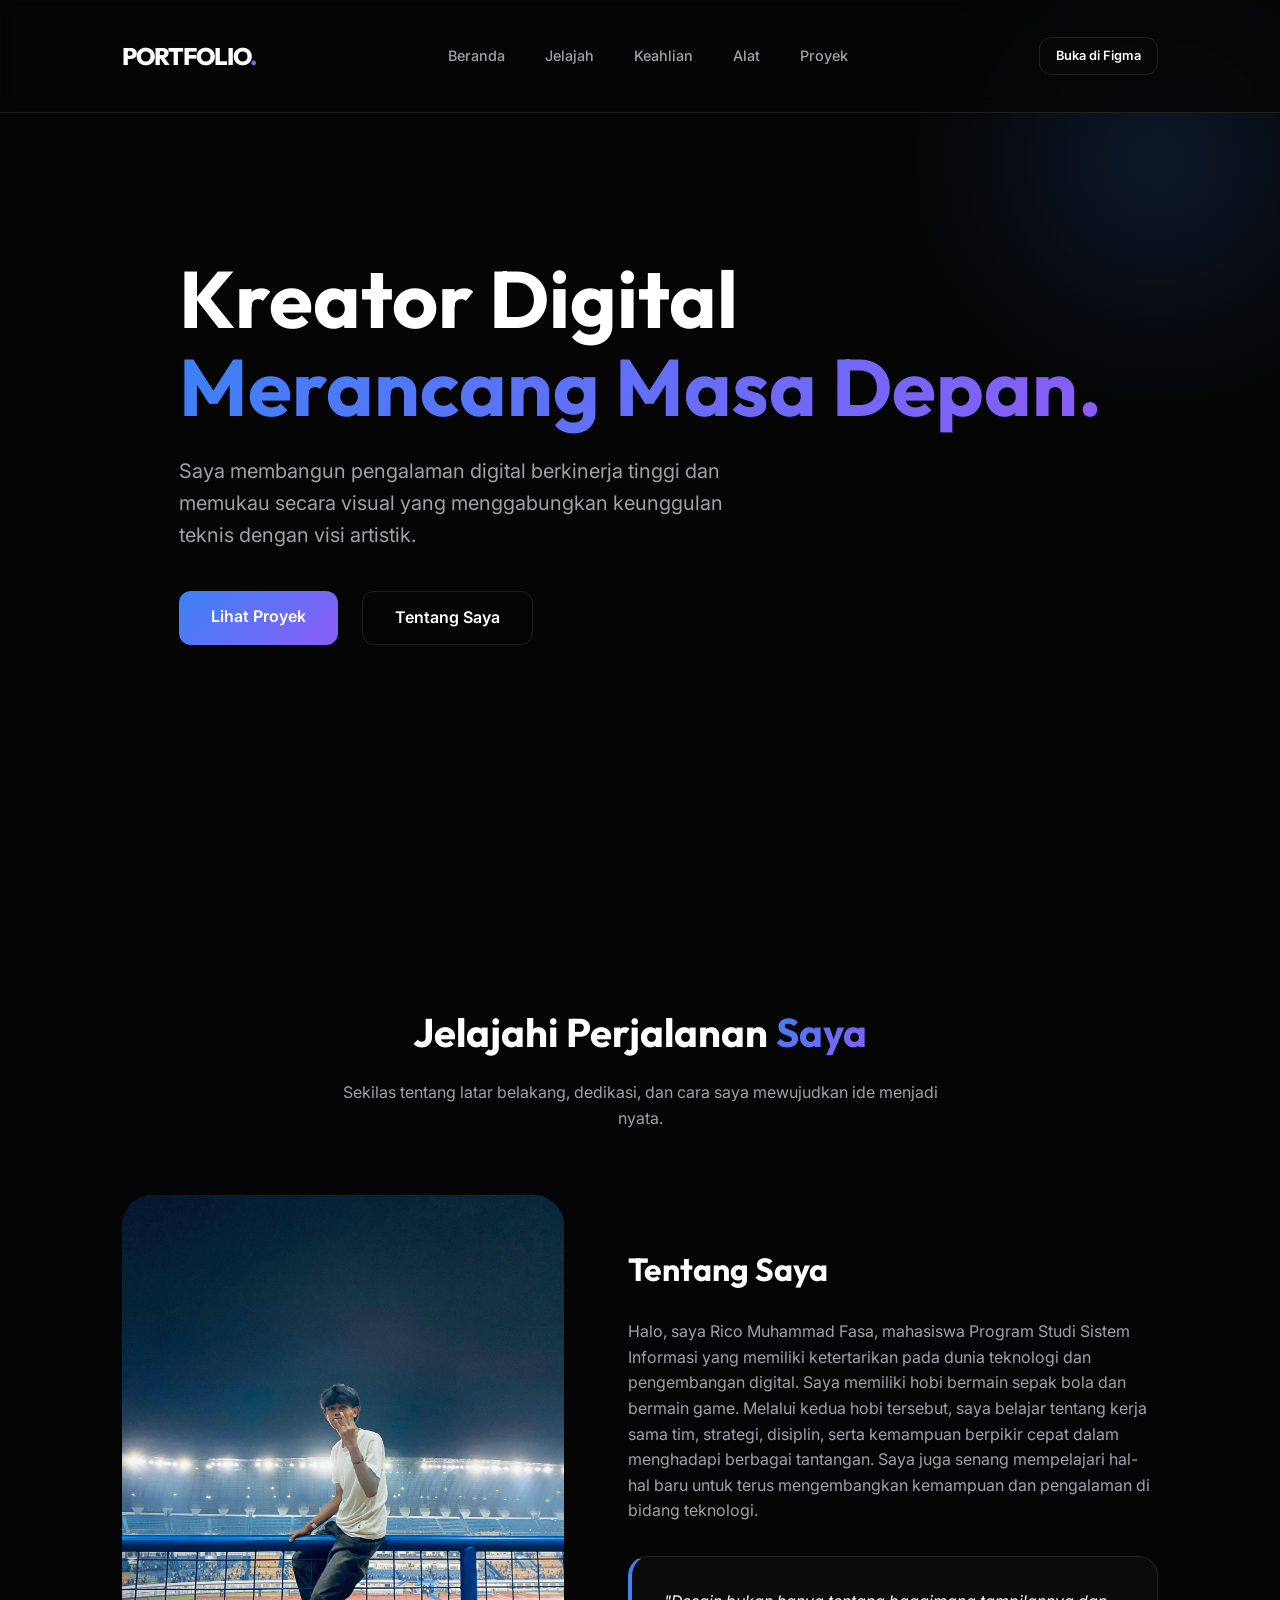
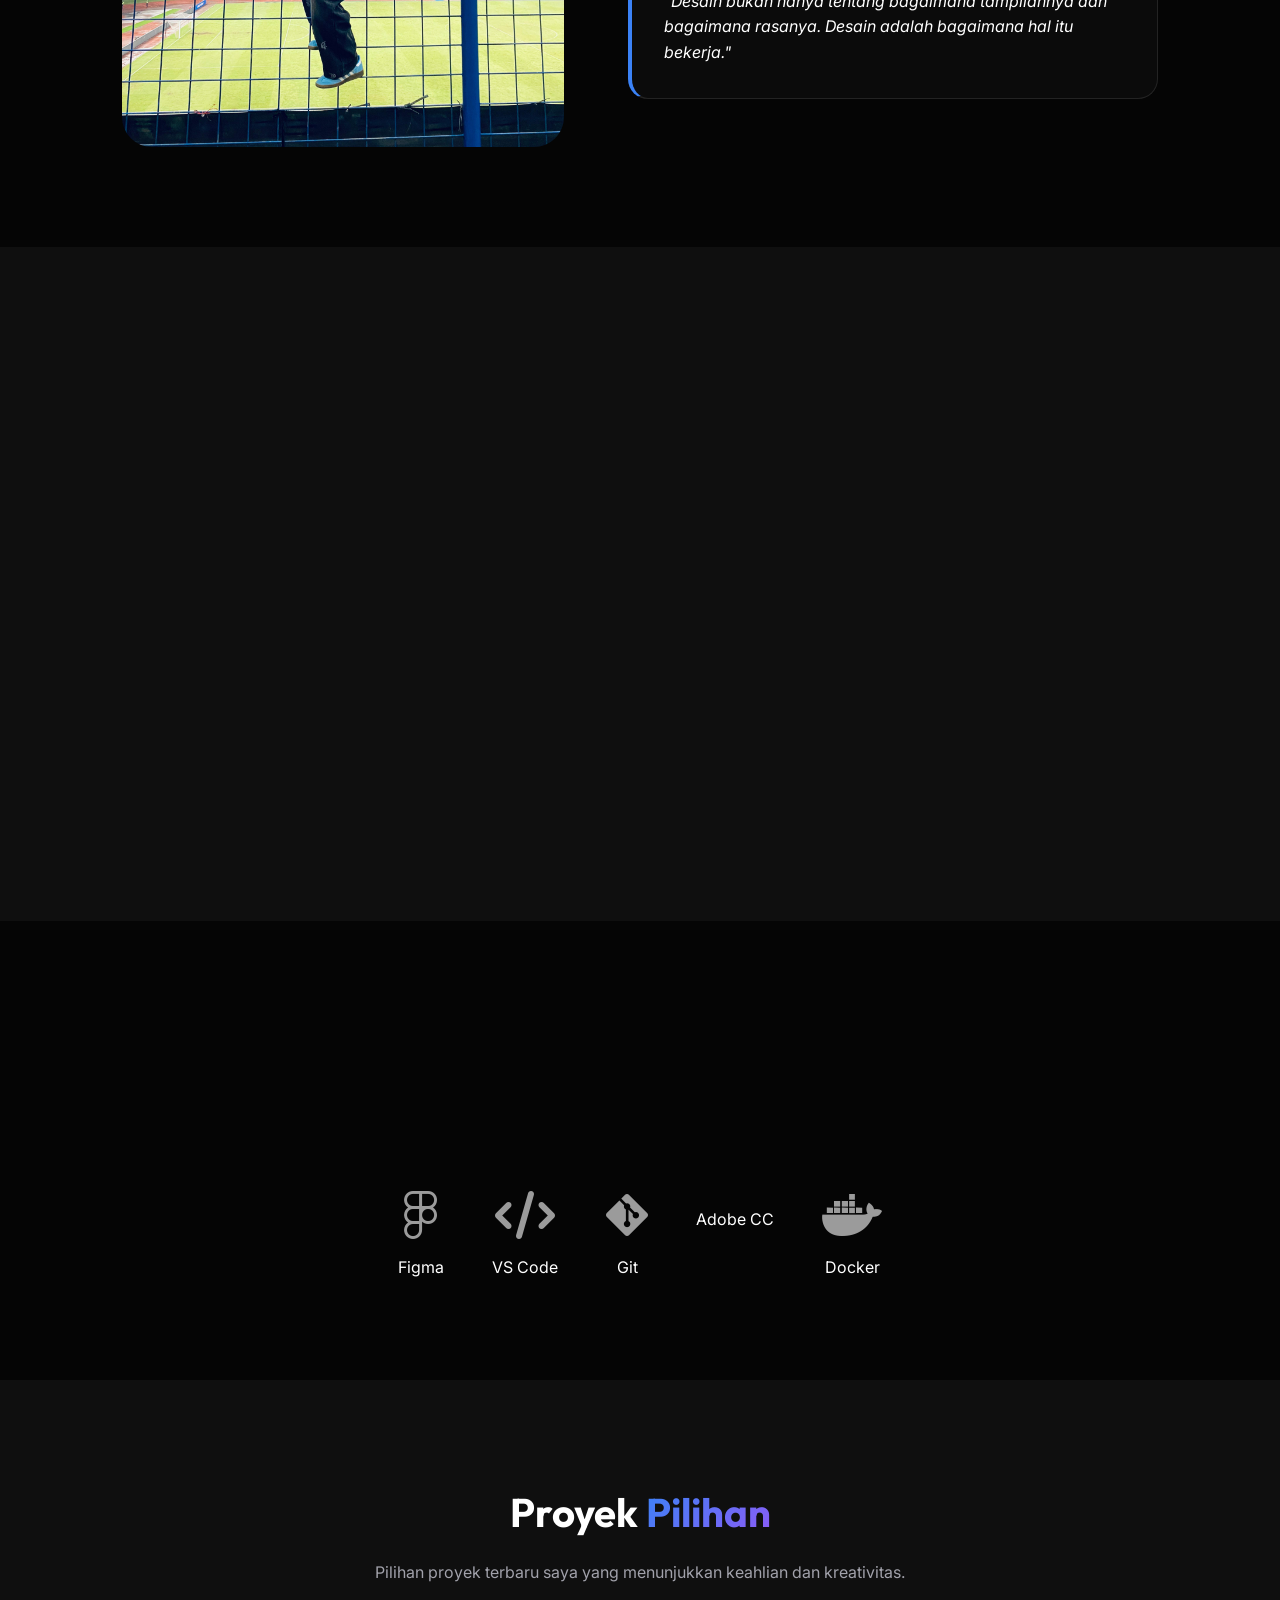
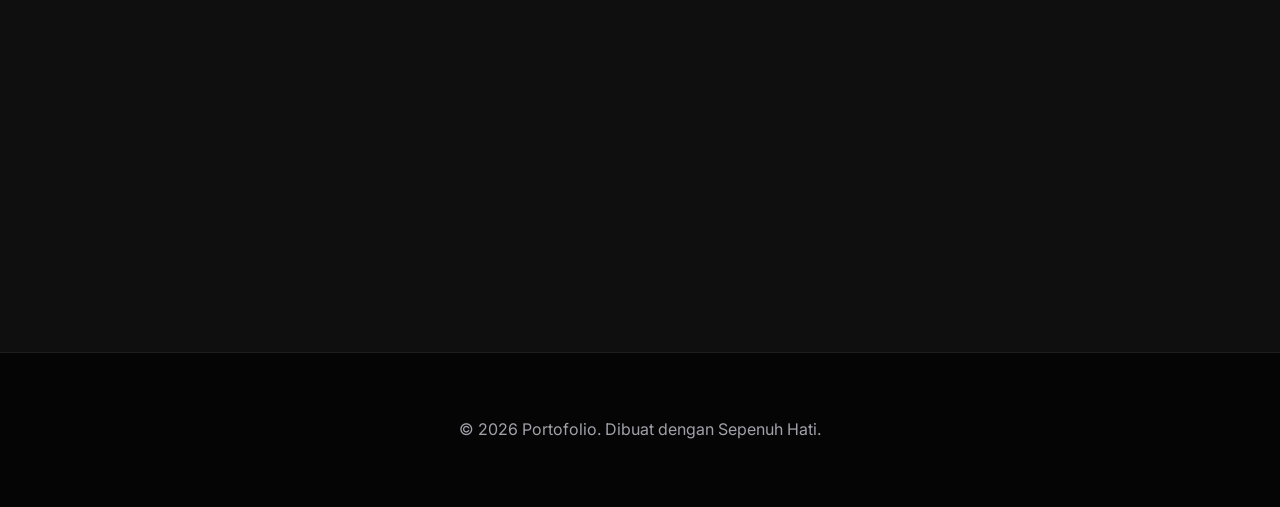
<file: index.html>
<!DOCTYPE html>
<html lang="id">
<head>
    <meta charset="UTF-8">
    <meta name="viewport" content="width=device-width, initial-scale=1.0">
    <title>Portofolio | Pengembang Kreatif Premium</title>
    <meta name="description" content="Portofolio pribadi premium yang menampilkan keahlian pengembangan web dan desain modern.">
    <link rel="stylesheet" href="style.css">
    <link rel="stylesheet" href="https://cdnjs.cloudflare.com/ajax/libs/font-awesome/6.4.0/css/all.min.css">
</head>
<body class="website-mode">
    
    <nav>
        <div class="container">
            <div class="logo">PORTFOLIO<span class="text-gradient">.</span></div>
            <ul class="nav-links">
                <li><a href="#home">Beranda</a></li>
                <li><a href="#explore">Jelajah</a></li>
                <li><a href="#skills">Keahlian</a></li>
                <li><a href="#tools">Alat</a></li>
                <li><a href="#proyek">Proyek</a></li>
                <li class="mobile-only"><a href="https://www.figma.com/design/pRVJsGF80Ogw2yKr6zgf7h/Untitled?node-id=0-1&t=2Zz95z7oB1PAwTIc-1" target="_blank" class="btn btn-outline" style="width: 100%; text-align: center; margin-top: 1rem;">Buka di Figma</a></li>
            </ul>
            <div style="display: flex; align-items: center; gap: 1rem;">
                <a href="https://www.figma.com/design/pRVJsGF80Ogw2yKr6zgf7h/Untitled?node-id=0-1&t=2Zz95z7oB1PAwTIc-1" target="_blank" class="btn btn-outline desktop-only" style="padding: 0.5rem 1rem; font-size: 0.8rem;">Buka di Figma</a>
                <button class="nav-toggle" aria-label="Buka menu navigasi">
                    <span class="hamburger"></span>
                </button>
            </div>
        </div>
    </nav>

    <!-- Home Section -->
    <section id="home" class="hero">
        <div class="container">
            <div class="hero-content">
                <h1 class="reveal">Kreator Digital <br><span class="text-gradient">Merancang Masa Depan.</span></h1>
                <p class="reveal">Saya membangun pengalaman digital berkinerja tinggi dan memukau secara visual yang menggabungkan keunggulan teknis dengan visi artistik.</p>
                <div class="hero-btns reveal">
                    <a href="#proyek" class="btn btn-primary">Lihat Proyek</a>
                    <a href="#explore" class="btn btn-outline">Tentang Saya</a>
                </div>
            </div>
        </div>
    </section>

    <!-- Explore Section -->
    <section id="explore" class="section-padding">
        <div class="container">
            <div class="section-header reveal">
                <h2>Jelajahi Perjalanan <span class="text-gradient">Saya</span></h2>
                <p>Sekilas tentang latar belakang, dedikasi, dan cara saya mewujudkan ide menjadi nyata.</p>
            </div>
            <div class="explore-grid">
                <div class="about-img reveal">
                    <img src="rico.jpeg" alt="Profile">
                </div>
                <div class="about-text reveal">
                    <h3 style="font-size: 2rem; margin-bottom: 1.5rem;">Tentang Saya</h3>
                    <p style="margin-bottom: 1.5rem; color: var(--text-secondary);">Halo, saya Rico Muhammad Fasa, mahasiswa Program Studi Sistem Informasi yang memiliki ketertarikan pada dunia teknologi dan pengembangan digital. Saya memiliki hobi bermain sepak bola dan bermain game. Melalui kedua hobi tersebut, saya belajar tentang kerja sama tim, strategi, disiplin, serta kemampuan berpikir cepat dalam menghadapi berbagai tantangan. Saya juga senang mempelajari hal-hal baru untuk terus mengembangkan kemampuan dan pengalaman di bidang teknologi.</p>
                    <div class="glass-card" style="margin-top: 2rem; border-left: 4px solid var(--accent-primary);">
                        <p style="font-style: italic;">"Desain bukan hanya tentang bagaimana tampilannya dan bagaimana rasanya. Desain adalah bagaimana hal itu bekerja."</p>
                    </div>
                </div>
            </div>
        </div>
    </section>

    <!-- Skills Section -->
    <section id="skills" class="section-padding" style="background: var(--surface-color);">
        <div class="container">
            <div class="section-header reveal">
                <h2>Keahlian <span class="text-gradient">Teknis</span></h2>
                <p>Teknologi utama yang saya gunakan untuk membangun aplikasi yang andal dan terukur.</p>
            </div>
            <div class="grid-3">
                <div class="glass-card skill-card reveal">
                    <i class="fab fa-react skill-icon"></i>
                    <h3>Frontend Dev</h3>
                    <p>React, Next.js, dan framework CSS modern untuk membangun antarmuka pengguna yang interaktif.</p>
                </div>
                <div class="glass-card skill-card reveal">
                    <i class="fas fa-server skill-icon"></i>
                    <h3>Logika Backend</h3>
                    <p>Node.js, PostgreSQL, dan perancangan API untuk aliran data yang lancar.</p>
                </div>
                <div class="glass-card skill-card reveal">
                    <i class="fas fa-mobile-alt skill-icon"></i>
                    <h3>Desain Aplikasi</h3>
                    <p>Menciptakan pengalaman mobile yang responsif dan terasa orisinal.</p>
                </div>
            </div>
        </div>
    </section>

    <!-- Tools Section -->
    <section id="tools" class="section-padding">
        <div class="container">
            <div class="section-header reveal">
                <h2>Alat Kreatif <span class="text-gradient">Saya</span></h2>
                <p>Alat-alat yang membantu saya menjaga alur kerja berkualitas tinggi dan presisi.</p>
            </div>
            <div class="tools-grid reveal">
                <div class="tool-item">
                    <i class="fab fa-figma"></i>
                    <span>Figma</span>
                </div>
                <div class="tool-item">
                    <i class="fas fa-code"></i>
                    <span>VS Code</span>
                </div>
                <div class="tool-item">
                    <i class="fab fa-git-alt"></i>
                    <span>Git</span>
                </div>
                <div class="tool-item">
                    <i class="fab fa-adobe"></i>
                    <span>Adobe CC</span>
                </div>
                <div class="tool-item">
                    <i class="fab fa-docker"></i>
                    <span>Docker</span>
                </div>
            </div>
        </div>
    </section>

    <!-- Proyek Section -->
    <section id="proyek" class="section-padding" style="background: var(--surface-color);">
        <div class="container">
            <div class="section-header reveal">
                <h2>Proyek <span class="text-gradient">Pilihan</span></h2>
                <p>Pilihan proyek terbaru saya yang menunjukkan keahlian dan kreativitas.</p>
            </div>
            <div class="grid-3">
                <!-- Project 1 -->
                <div class="project-card reveal">
                    <div class="project-img" style="background: url('https://images.unsplash.com/photo-1460925895917-afdab827c52f?auto=format&fit=crop&q=80&w=800') center/cover;"></div>
                    <div class="project-overlay">
                        <h3>Dasbor Fintech</h3>
                        <p>Desain UI & Pengembangan Fullstack</p>
                    </div>
                </div>
                <!-- Project 2 -->
                <div class="project-card reveal">
                    <div class="project-img" style="background: url('https://images.unsplash.com/photo-1551288049-bbbda5366392?auto=format&fit=crop&q=80&w=800') center/cover;"></div>
                    <div class="project-overlay">
                        <h3>Aplikasi E-Commerce</h3>
                        <p>Integrasi Next.js & Shopify</p>
                    </div>
                </div>
                <!-- Project 3 -->
                <div class="project-card reveal">
                    <div class="project-img" style="background: url('https://images.unsplash.com/photo-1522542550221-31fd19575a2d?auto=format&fit=crop&q=80&w=800') center/cover;"></div>
                    <div class="project-overlay">
                        <h3>Sistem Desain</h3>
                        <p>Standardisasi UI untuk Perusahaan</p>
                    </div>
                </div>
            </div>
        </div>
    </section>

    <footer style="padding: 4rem 0; border-top: 1px solid var(--glass-border);">
        <div class="container" style="text-align: center;">
            <p style="color: var(--text-secondary);">&copy; 2026 Portofolio. Dibuat dengan Sepenuh Hati.</p>
        </div>
    </footer>

    <script src="script.js"></script>
</body>
</html>
</file>
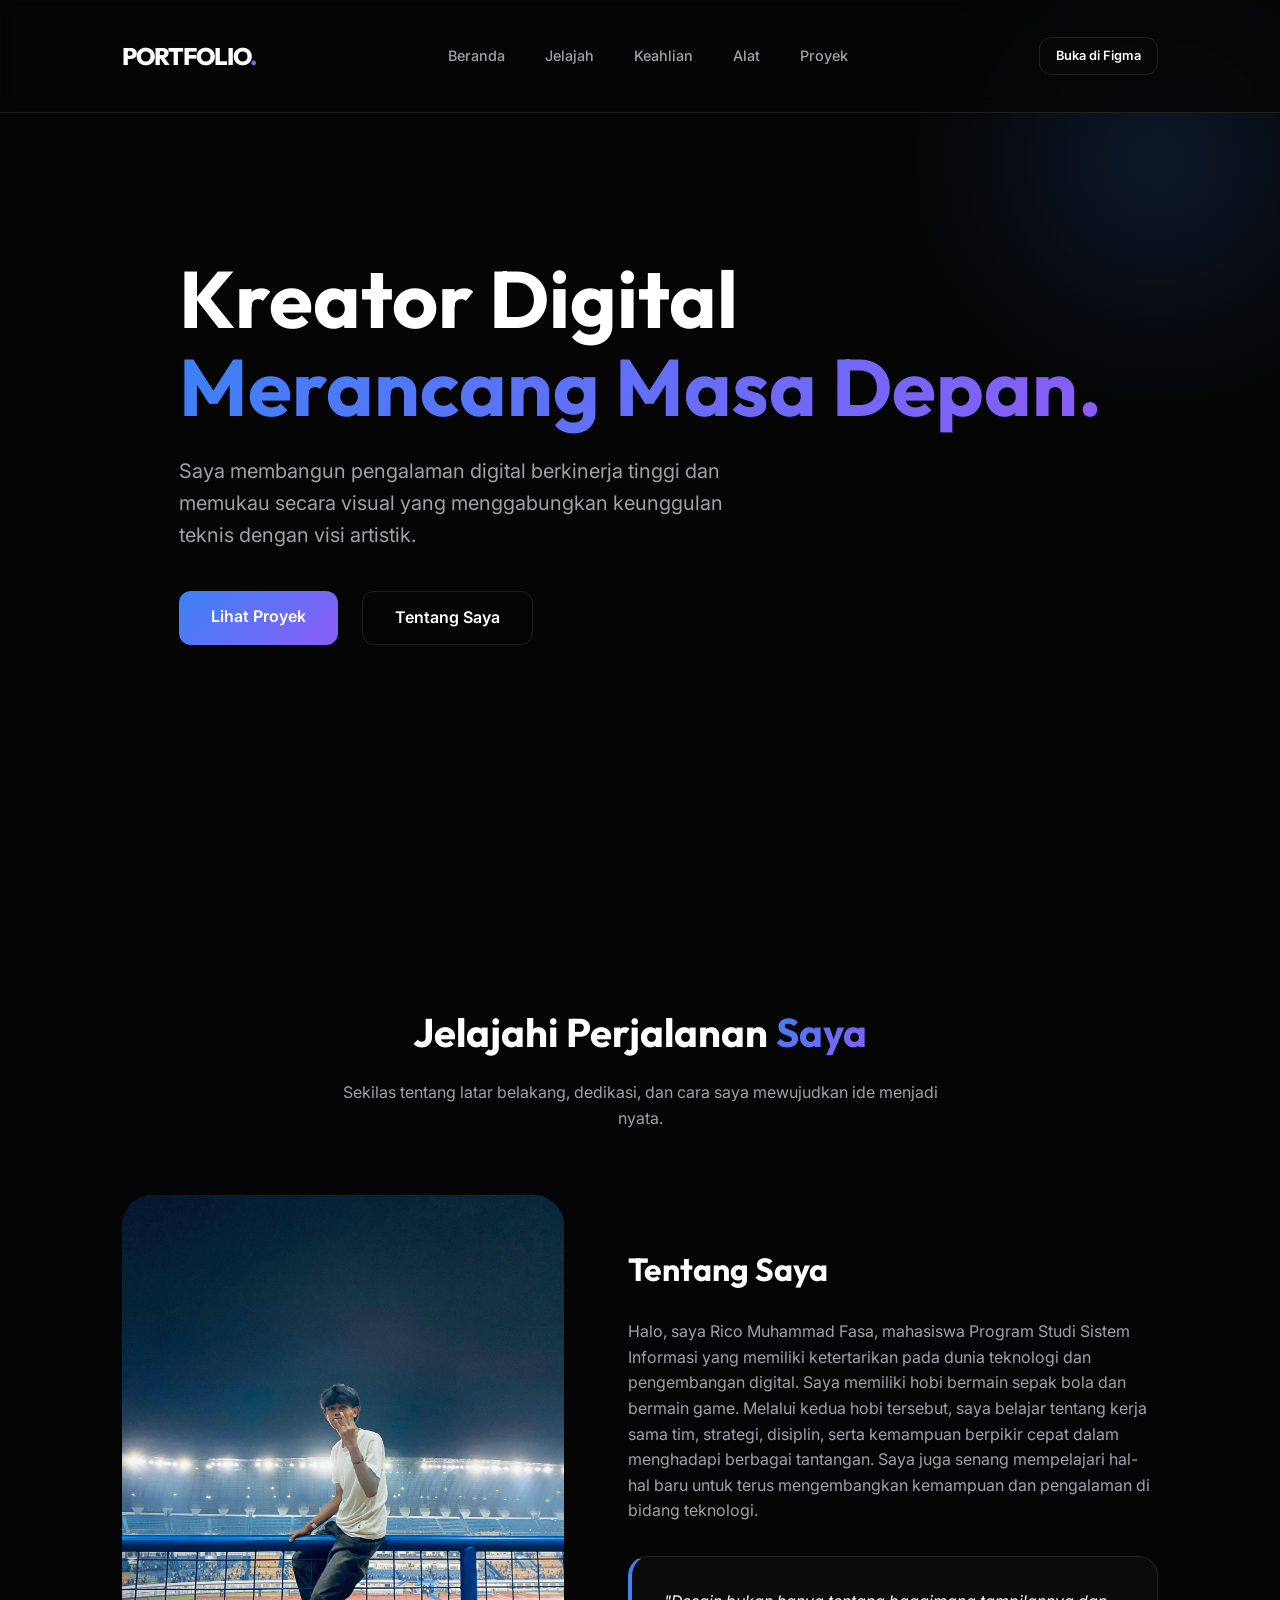
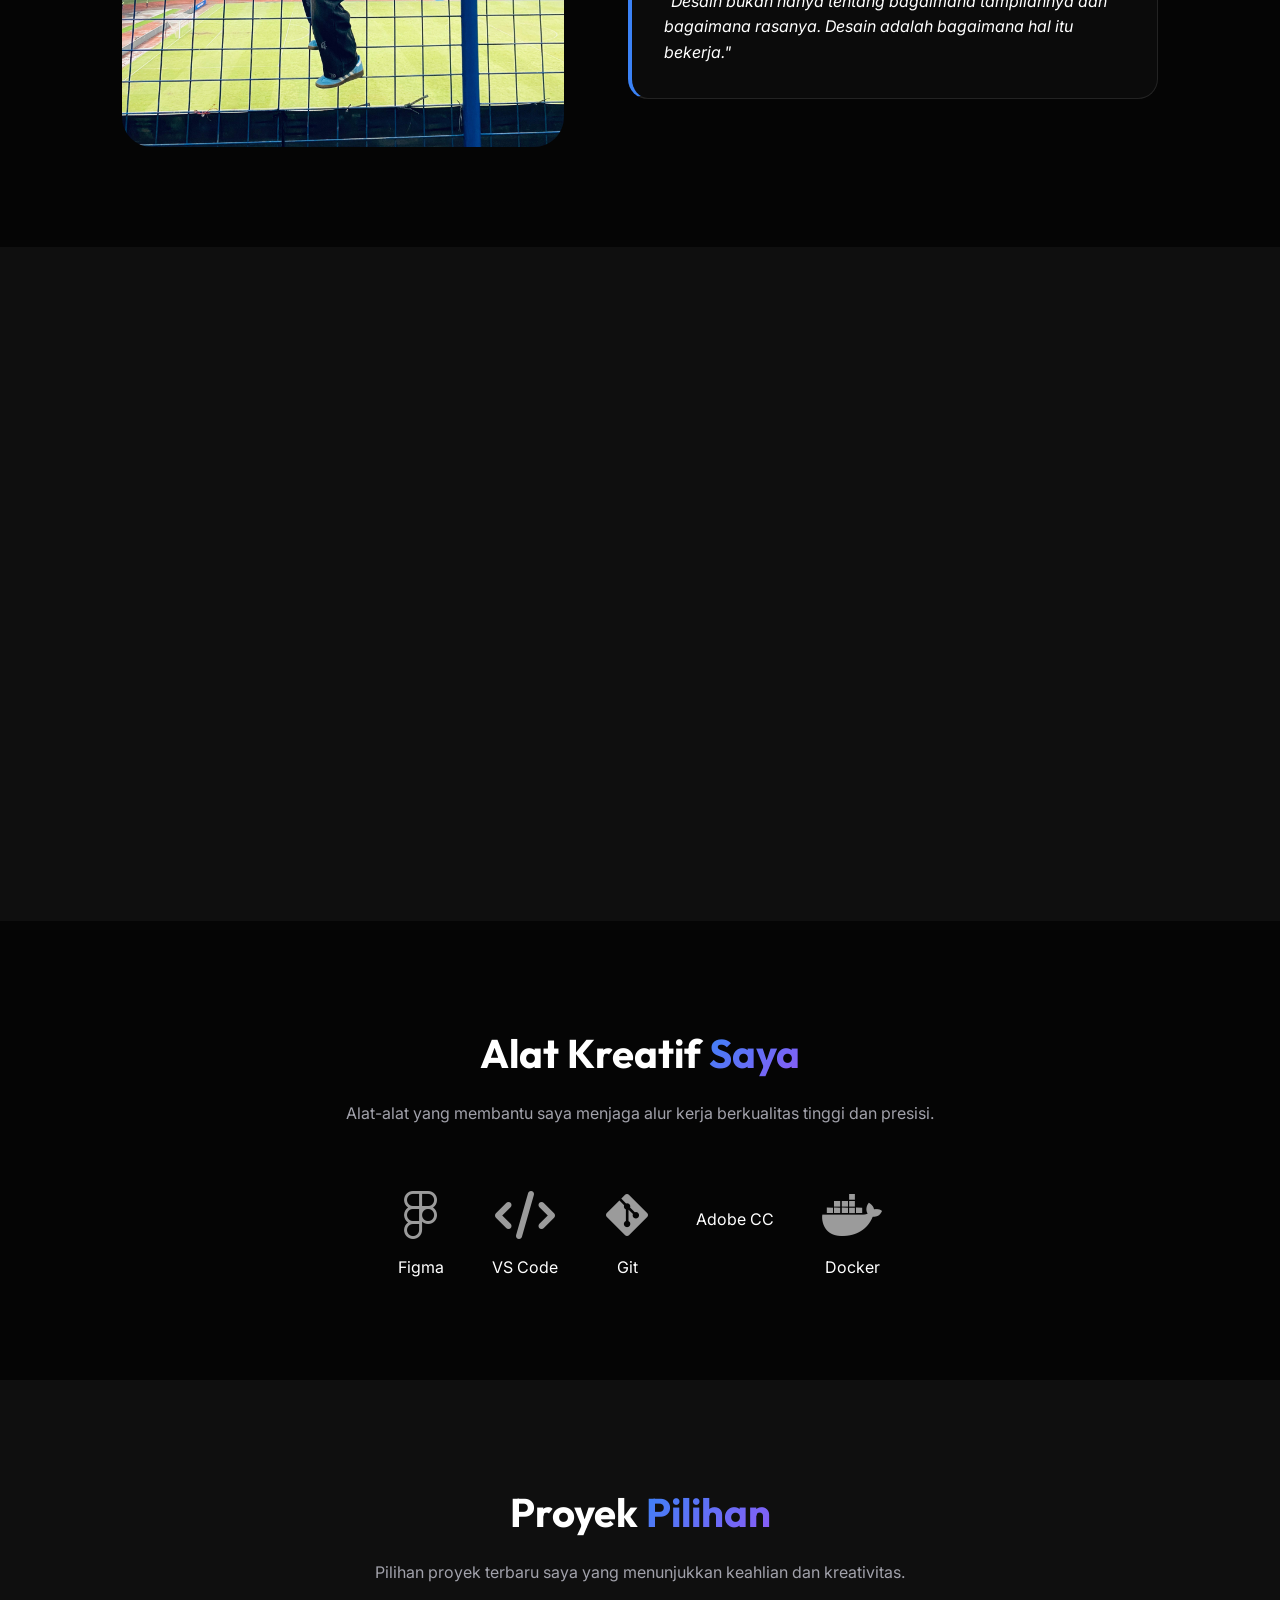
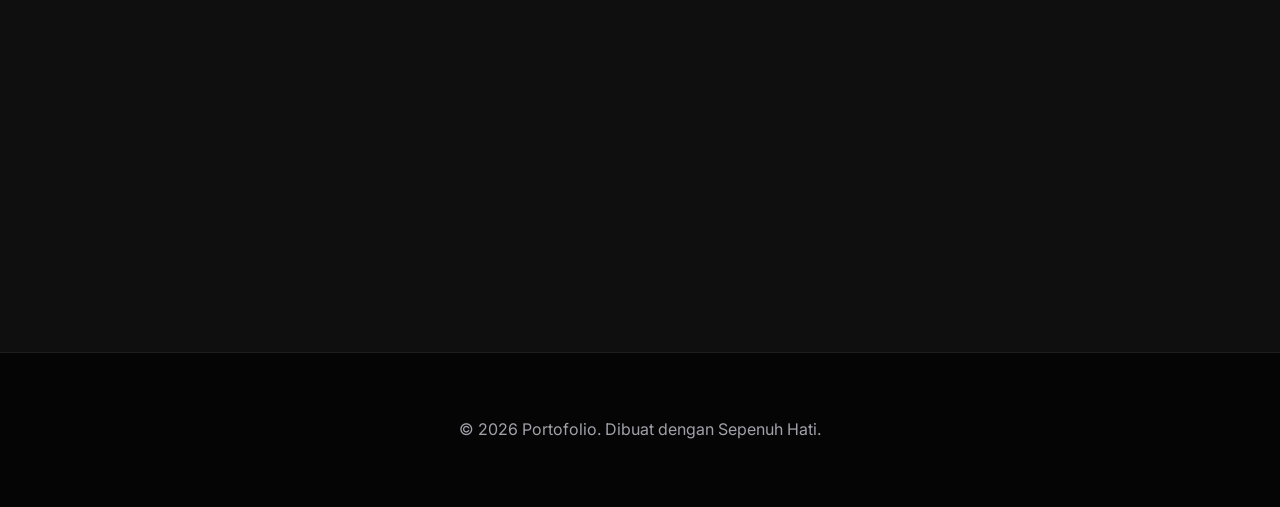
<file: premium-portfolio/index.html>
<!DOCTYPE html>
<html lang="id">
<head>
    <meta charset="UTF-8">
    <meta name="viewport" content="width=device-width, initial-scale=1.0">
    <title>Portofolio | Pengembang Kreatif Premium</title>
    <meta name="description" content="Portofolio pribadi premium yang menampilkan keahlian pengembangan web dan desain modern.">
    <link rel="stylesheet" href="style.css">
    <link rel="stylesheet" href="https://cdnjs.cloudflare.com/ajax/libs/font-awesome/6.4.0/css/all.min.css">
</head>
<body class="website-mode">
    
    <nav>
        <div class="container">
            <div class="logo">PORTFOLIO<span class="text-gradient">.</span></div>
            <ul class="nav-links">
                <li><a href="#home">Beranda</a></li>
                <li><a href="#explore">Jelajah</a></li>
                <li><a href="#skills">Keahlian</a></li>
                <li><a href="#tools">Alat</a></li>
                <li><a href="#proyek">Proyek</a></li>
            </ul>
            <a href="canvas.html" class="btn btn-outline" style="padding: 0.5rem 1rem; font-size: 0.8rem;">Buka di Figma</a>
        </div>
    </nav>

    <!-- Home Section -->
    <section id="home" class="hero">
        <div class="container">
            <div class="hero-content">
                <h1 class="reveal">Kreator Digital <br><span class="text-gradient">Merancang Masa Depan.</span></h1>
                <p class="reveal">Saya membangun pengalaman digital berkinerja tinggi dan memukau secara visual yang menggabungkan keunggulan teknis dengan visi artistik.</p>
                <div class="hero-btns reveal">
                    <a href="#proyek" class="btn btn-primary">Lihat Proyek</a>
                    <a href="#explore" class="btn btn-outline">Tentang Saya</a>
                </div>
            </div>
        </div>
    </section>

    <!-- Explore Section -->
    <section id="explore" class="section-padding">
        <div class="container">
            <div class="section-header reveal">
                <h2>Jelajahi Perjalanan <span class="text-gradient">Saya</span></h2>
                <p>Sekilas tentang latar belakang, dedikasi, dan cara saya mewujudkan ide menjadi nyata.</p>
            </div>
            <div class="explore-grid">
                <div class="about-img reveal">
                    <img src="rico.jpeg" alt="Profile">
                </div>
                <div class="about-text reveal">
                    <h3 style="font-size: 2rem; margin-bottom: 1.5rem;">Tentang Saya</h3>
                    <p style="margin-bottom: 1.5rem; color: var(--text-secondary);">Halo, saya Rico Muhammad Fasa, mahasiswa Program Studi Sistem Informasi yang memiliki ketertarikan pada dunia teknologi dan pengembangan digital. Saya memiliki hobi bermain sepak bola dan bermain game. Melalui kedua hobi tersebut, saya belajar tentang kerja sama tim, strategi, disiplin, serta kemampuan berpikir cepat dalam menghadapi berbagai tantangan. Saya juga senang mempelajari hal-hal baru untuk terus mengembangkan kemampuan dan pengalaman di bidang teknologi.</p>
                    <div class="glass-card" style="margin-top: 2rem; border-left: 4px solid var(--accent-primary);">
                        <p style="font-style: italic;">"Desain bukan hanya tentang bagaimana tampilannya dan bagaimana rasanya. Desain adalah bagaimana hal itu bekerja."</p>
                    </div>
                </div>
            </div>
        </div>
    </section>

    <!-- Skills Section -->
    <section id="skills" class="section-padding" style="background: var(--surface-color);">
        <div class="container">
            <div class="section-header reveal">
                <h2>Keahlian <span class="text-gradient">Teknis</span></h2>
                <p>Teknologi utama yang saya gunakan untuk membangun aplikasi yang andal dan terukur.</p>
            </div>
            <div class="grid-3">
                <div class="glass-card skill-card reveal">
                    <i class="fab fa-react skill-icon"></i>
                    <h3>Frontend Dev</h3>
                    <p>React, Next.js, dan framework CSS modern untuk membangun antarmuka pengguna yang interaktif.</p>
                </div>
                <div class="glass-card skill-card reveal">
                    <i class="fas fa-server skill-icon"></i>
                    <h3>Logika Backend</h3>
                    <p>Node.js, PostgreSQL, dan perancangan API untuk aliran data yang lancar.</p>
                </div>
                <div class="glass-card skill-card reveal">
                    <i class="fas fa-mobile-alt skill-icon"></i>
                    <h3>Desain Aplikasi</h3>
                    <p>Menciptakan pengalaman mobile yang responsif dan terasa orisinal.</p>
                </div>
            </div>
        </div>
    </section>

    <!-- Tools Section -->
    <section id="tools" class="section-padding">
        <div class="container">
            <div class="section-header reveal">
                <h2>Alat Kreatif <span class="text-gradient">Saya</span></h2>
                <p>Alat-alat yang membantu saya menjaga alur kerja berkualitas tinggi dan presisi.</p>
            </div>
            <div class="tools-grid reveal">
                <div class="tool-item">
                    <i class="fab fa-figma"></i>
                    <span>Figma</span>
                </div>
                <div class="tool-item">
                    <i class="fas fa-code"></i>
                    <span>VS Code</span>
                </div>
                <div class="tool-item">
                    <i class="fab fa-git-alt"></i>
                    <span>Git</span>
                </div>
                <div class="tool-item">
                    <i class="fab fa-adobe"></i>
                    <span>Adobe CC</span>
                </div>
                <div class="tool-item">
                    <i class="fab fa-docker"></i>
                    <span>Docker</span>
                </div>
            </div>
        </div>
    </section>

    <!-- Proyek Section -->
    <section id="proyek" class="section-padding" style="background: var(--surface-color);">
        <div class="container">
            <div class="section-header reveal">
                <h2>Proyek <span class="text-gradient">Pilihan</span></h2>
                <p>Pilihan proyek terbaru saya yang menunjukkan keahlian dan kreativitas.</p>
            </div>
            <div class="grid-3">
                <!-- Project 1 -->
                <div class="project-card reveal">
                    <div class="project-img" style="background: url('https://images.unsplash.com/photo-1460925895917-afdab827c52f?auto=format&fit=crop&q=80&w=800') center/cover;"></div>
                    <div class="project-overlay">
                        <h3>Dasbor Fintech</h3>
                        <p>Desain UI & Pengembangan Fullstack</p>
                    </div>
                </div>
                <!-- Project 2 -->
                <div class="project-card reveal">
                    <div class="project-img" style="background: url('https://images.unsplash.com/photo-1551288049-bbbda5366392?auto=format&fit=crop&q=80&w=800') center/cover;"></div>
                    <div class="project-overlay">
                        <h3>Aplikasi E-Commerce</h3>
                        <p>Integrasi Next.js & Shopify</p>
                    </div>
                </div>
                <!-- Project 3 -->
                <div class="project-card reveal">
                    <div class="project-img" style="background: url('https://images.unsplash.com/photo-1522542550221-31fd19575a2d?auto=format&fit=crop&q=80&w=800') center/cover;"></div>
                    <div class="project-overlay">
                        <h3>Sistem Desain</h3>
                        <p>Standardisasi UI untuk Perusahaan</p>
                    </div>
                </div>
            </div>
        </div>
    </section>

    <footer style="padding: 4rem 0; border-top: 1px solid var(--glass-border);">
        <div class="container" style="text-align: center;">
            <p style="color: var(--text-secondary);">&copy; 2026 Portofolio. Dibuat dengan Sepenuh Hati.</p>
        </div>
    </footer>

    <script src="script.js"></script>
</body>
</html>
</file>
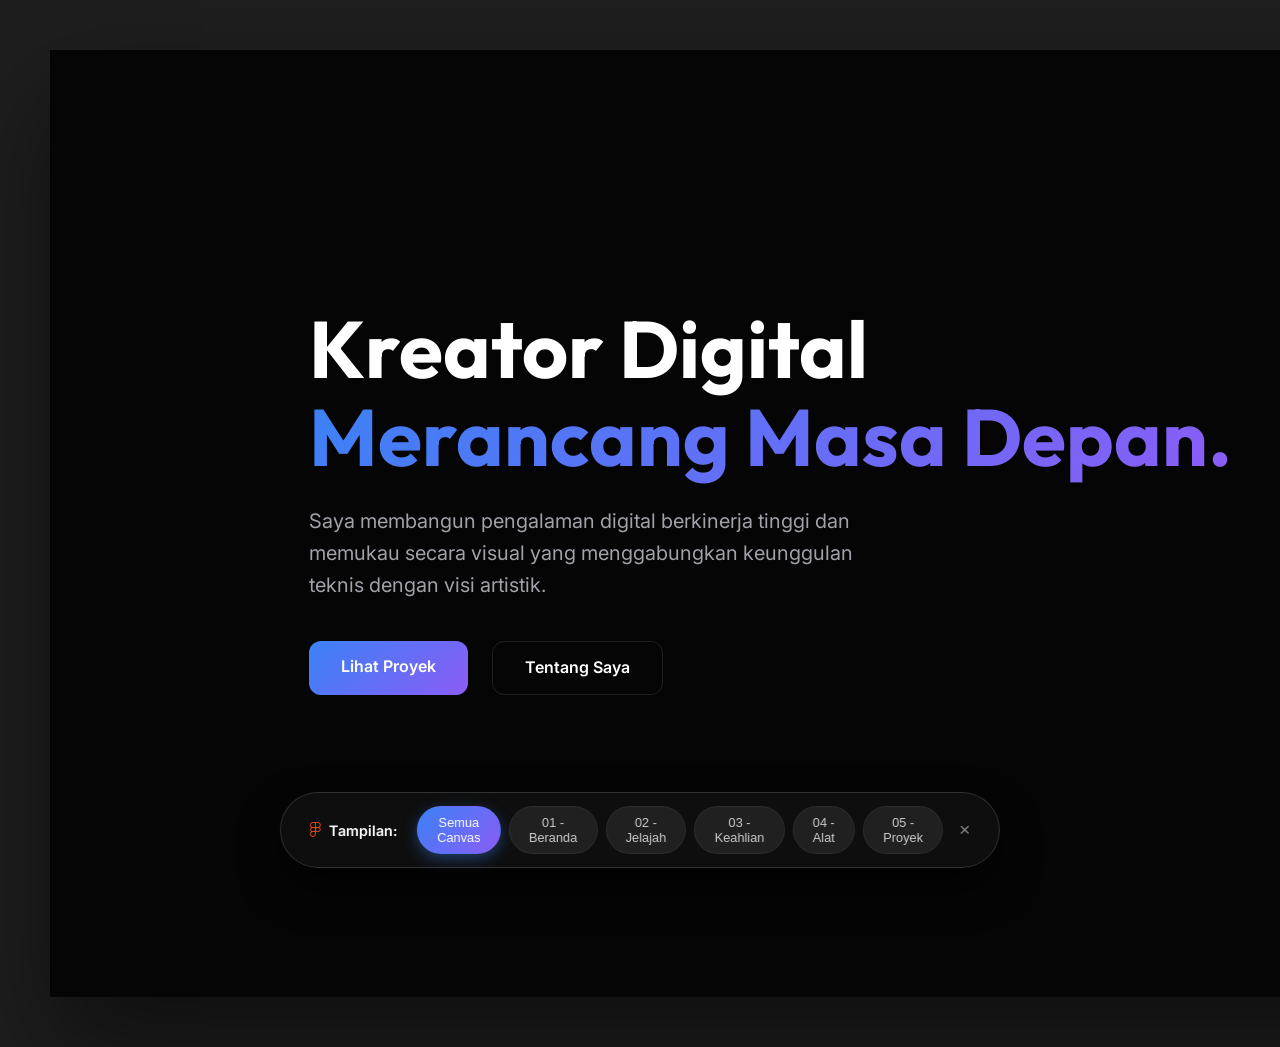
<file: canvas.html>
<!DOCTYPE html>
<html lang="id">
<head>
    <meta charset="UTF-8">
    <meta name="viewport" content="width=device-width, initial-scale=1.0">
    <title>Tampilan Canvas Figma | Portofolio</title>
    <link rel="stylesheet" href="style.css">
    <link rel="stylesheet" href="https://cdnjs.cloudflare.com/ajax/libs/font-awesome/6.4.0/css/all.min.css">
    <style>
        .export-helper-bar {
            position: fixed;
            bottom: 2rem;
            left: 50%;
            transform: translateX(-50%);
            background: rgba(15, 15, 15, 0.95);
            backdrop-filter: blur(12px);
            border: 1px solid rgba(255, 255, 255, 0.15);
            padding: 0.8rem 1.8rem;
            border-radius: 100px;
            display: flex;
            align-items: center;
            box-shadow: 0 20px 40px rgba(0,0,0,0.6);
            z-index: 10000;
            font-family: 'Inter', sans-serif;
            font-size: 0.9rem;
        }
        .helper-tab {
            background: rgba(255, 255, 255, 0.08);
            color: #ccc;
            padding: 0.5rem 1.2rem;
            border-radius: 50px;
            border: 1px solid rgba(255, 255, 255, 0.05);
            font-size: 0.8rem;
            font-weight: 500;
            cursor: pointer;
            transition: all 0.3s ease;
        }
        .helper-tab:hover {
            color: #fff;
            background: rgba(255, 255, 255, 0.15);
        }
        .helper-tab.active {
            color: #fff;
            background: linear-gradient(135deg, #3b82f6 0%, #8b5cf6 100%);
            border-color: transparent;
            box-shadow: 0 5px 15px rgba(59, 130, 246, 0.4);
        }
        .close-helper-btn {
            background: transparent;
            border: none;
            color: #888;
            font-size: 1.2rem;
            margin-left: 1rem;
            cursor: pointer;
            transition: color 0.3s ease;
            display: flex;
            align-items: center;
            justify-content: center;
        }
        .close-helper-btn:hover {
            color: #fff;
        }
        .single-page-mode {
            padding: 0 !important;
            margin: 0 !important;
            background: var(--bg-color) !important;
            width: 100% !important;
            display: block !important;
        }
        .single-page-mode .artboard {
            width: 1440px !important;
            margin: 0 auto !important;
            box-shadow: none !important;
            border: none !important;
            border-radius: 0 !important;
        }
        @media (max-width: 1440px) {
            .single-page-mode .artboard {
                width: 100% !important;
            }
        }
    </style>
</head>
<body class="canvas-mode">

    <!-- HOME ARTBOARD -->
    <div class="artboard" id="artboard-home">
        <div class="artboard-label">01 - BERANDA</div>
        <section id="home-canvas" class="hero" style="height: 900px;">
            <div class="container">
                <div class="hero-content active">
                    <h1 class="">Kreator Digital <br><span class="text-gradient">Merancang Masa Depan.</span></h1>
                    <p class="">Saya membangun pengalaman digital berkinerja tinggi dan memukau secara visual yang menggabungkan keunggulan teknis dengan visi artistik.</p>
                    <div class="hero-btns">
                        <div class="btn btn-primary">Lihat Proyek</div>
                        <div class="btn btn-outline">Tentang Saya</div>
                    </div>
                </div>
            </div>
        </section>
    </div>

    <!-- EXPLORE ARTBOARD -->
    <div class="artboard" id="artboard-explore">
        <div class="artboard-label">02 - JELAJAH</div>
        <section id="explore-canvas" class="section-padding" style="min-height: 900px;">
            <div class="container">
                <div class="section-header active">
                    <h2>Jelajahi Perjalanan <span class="text-gradient">Saya</span></h2>
                    <p>Sekilas tentang latar belakang, dedikasi, dan cara saya mewujudkan ide menjadi nyata.</p>
                </div>
                <div class="explore-grid">
                    <div class="about-img active">
                        <img src="rico.jpeg" alt="Profile">
                    </div>
                    <div class="about-text active">
                        <h3 style="font-size: 2rem; margin-bottom: 1.5rem;">Tentang Saya</h3>
                        <p style="margin-bottom: 1.5rem; color: var(--text-secondary);">Halo, saya Rico Muhammad Fasa, mahasiswa Program Studi Sistem Informasi yang memiliki ketertarikan pada dunia teknologi dan pengembangan digital. Saya memiliki hobi bermain sepak bola dan bermain game. Melalui kedua hobi tersebut, saya belajar tentang kerja sama tim, strategi, disiplin, serta kemampuan berpikir cepat dalam menghadapi berbagai tantangan. Saya juga senang mempelajari hal-hal baru untuk terus mengembangkan kemampuan dan pengalaman di bidang teknologi.</p>
                        <div class="glass-card" style="margin-top: 2rem; border-left: 4px solid var(--accent-primary);">
                            <p style="font-style: italic;">"Desain bukan hanya tentang bagaimana tampilannya dan bagaimana rasanya. Desain adalah bagaimana hal itu bekerja."</p>
                        </div>
                    </div>
                </div>
            </div>
        </section>
    </div>

    <!-- SKILLS ARTBOARD -->
    <div class="artboard" id="artboard-skills">
        <div class="artboard-label">03 - KEAHLIAN</div>
        <section id="skills-canvas" class="section-padding" style="background: var(--surface-color); min-height: 900px;">
            <div class="container">
                <div class="section-header active">
                    <h2>Keahlian <span class="text-gradient">Teknis</span></h2>
                    <p>Teknologi utama yang saya gunakan untuk membangun aplikasi yang andal dan terukur.</p>
                </div>
                <div class="grid-3">
                    <div class="glass-card skill-card active">
                        <i class="fab fa-react skill-icon"></i>
                        <h3>Frontend Dev</h3>
                        <p>React, Next.js, dan framework CSS modern untuk membangun antarmuka pengguna yang interaktif.</p>
                    </div>
                    <div class="glass-card skill-card active">
                        <i class="fas fa-server skill-icon"></i>
                        <h3>Logika Backend</h3>
                        <p>Node.js, PostgreSQL, dan perancangan API untuk aliran data yang lancar.</p>
                    </div>
                    <div class="glass-card skill-card active">
                        <i class="fas fa-mobile-alt skill-icon"></i>
                        <h3>Desain Aplikasi</h3>
                        <p>Menciptakan pengalaman mobile yang responsif dan terasa orisinal.</p>
                    </div>
                </div>
            </div>
        </section>
    </div>

    <!-- TOOLS ARTBOARD -->
    <div class="artboard" id="artboard-tools">
        <div class="artboard-label">04 - ALAT</div>
        <section id="tools-canvas" class="section-padding" style="min-height: 900px;">
            <div class="container">
                <div class="section-header active">
                    <h2>Alat Kreatif <span class="text-gradient">Saya</span></h2>
                    <p>Alat-alat yang membantu saya menjaga alur kerja berkualitas tinggi dan presisi.</p>
                </div>
                <div class="tools-grid active">
                    <div class="tool-item"><i class="fab fa-figma"></i><span>Figma</span></div>
                    <div class="tool-item"><i class="fas fa-code"></i><span>VS Code</span></div>
                    <div class="tool-item"><i class="fab fa-git-alt"></i><span>Git</span></div>
                    <div class="tool-item"><i class="fab fa-adobe"></i><span>Adobe CC</span></div>
                    <div class="tool-item"><i class="fab fa-docker"></i><span>Docker</span></div>
                </div>
            </div>
        </section>
    </div>

    <!-- PROJECTS ARTBOARD -->
    <div class="artboard" id="artboard-proyek">
        <div class="artboard-label">05 - PROYEK</div>
        <section id="proyek-canvas" class="section-padding" style="background: var(--surface-color); min-height: 900px;">
            <div class="container">
                <div class="section-header active">
                    <h2>Proyek <span class="text-gradient">Pilihan</span></h2>
                    <p>Pilihan proyek terbaru saya yang menunjukkan keahlian dan kreativitas.</p>
                </div>
                <div class="grid-3">
                    <div class="project-card active">
                        <div class="project-img" style="background: url('https://images.unsplash.com/photo-1460925895917-afdab827c52f?auto=format&fit=crop&q=80&w=800') center/cover;"></div>
                        <div class="project-overlay" style="opacity: 1; transform: translateY(0);">
                            <h3>Dasbor Fintech</h3>
                            <p>Desain UI & Pengembangan Fullstack</p>
                        </div>
                    </div>
                    <div class="project-card active">
                        <div class="project-img" style="background: url('https://images.unsplash.com/photo-1551288049-bbbda5366392?auto=format&fit=crop&q=80&w=800') center/cover;"></div>
                        <div class="project-overlay" style="opacity: 1; transform: translateY(0);">
                            <h3>Aplikasi E-Commerce</h3>
                            <p>Integrasi Next.js & Shopify</p>
                        </div>
                    </div>
                    <div class="project-card active">
                        <div class="project-img" style="background: url('https://images.unsplash.com/photo-1522542550221-31fd19575a2d?auto=format&fit=crop&q=80&w=800') center/cover;"></div>
                        <div class="project-overlay" style="opacity: 1; transform: translateY(0);">
                            <h3>Sistem Desain</h3>
                            <p>Standardisasi UI untuk Perusahaan</p>
                        </div>
                    </div>
                </div>
            </div>
        </section>
    </div>

    <script>
        document.addEventListener('DOMContentLoaded', () => {
            const artboards = document.querySelectorAll('.artboard');
            
            // Create the navigation menu
            const helperBar = document.createElement('div');
            helperBar.className = 'export-helper-bar';
            helperBar.innerHTML = `
                <div style="font-weight: 600; margin-right: 1.2rem; color: #fff; display: flex; align-items: center; gap: 0.5rem;">
                    <i class="fab fa-figma" style="color: #f24e1e;"></i>
                    <span>Tampilan:</span>
                </div>
                <div style="display: flex; gap: 0.5rem; align-items: center;" id="tab-container">
                    <button class="helper-tab active" data-view="all">Semua Canvas</button>
                    <button class="helper-tab" data-view="home">01 - Beranda</button>
                    <button class="helper-tab" data-view="explore">02 - Jelajah</button>
                    <button class="helper-tab" data-view="skills">03 - Keahlian</button>
                    <button class="helper-tab" data-view="tools">04 - Alat</button>
                    <button class="helper-tab" data-view="proyek">05 - Proyek</button>
                </div>
            `;
            document.body.appendChild(helperBar);

            const tabs = helperBar.querySelectorAll('.helper-tab');

            function setView(viewName) {
                // Update active tab button styling
                tabs.forEach(tab => {
                    if (tab.getAttribute('data-view') === viewName) {
                        tab.classList.add('active');
                    } else {
                        tab.classList.remove('active');
                    }
                });

                if (viewName === 'all') {
                    // Restore canvas mode styling
                    document.body.classList.remove('single-page-mode');
                    document.body.classList.add('canvas-mode');
                    
                    // Show all artboards and their labels
                    artboards.forEach(artboard => {
                        artboard.style.display = 'block';
                        const label = artboard.querySelector('.artboard-label');
                        if (label) label.style.display = 'block';
                    });
                } else {
                    // Set single page mode styling
                    document.body.classList.remove('canvas-mode');
                    document.body.classList.add('single-page-mode');
                    
                    // Hide all artboards except the selected one, and hide all labels
                    artboards.forEach(artboard => {
                        const label = artboard.querySelector('.artboard-label');
                        if (label) label.style.display = 'none';
                        
                        if (artboard.id === 'artboard-' + viewName) {
                            artboard.style.display = 'block';
                        } else {
                            artboard.style.display = 'none';
                        }
                    });
                }
            }

            // Add click event listeners to tabs
            tabs.forEach(tab => {
                tab.addEventListener('click', () => {
                    setView(tab.getAttribute('data-view'));
                });
            });

            // Add close button
            const closeBtn = document.createElement('button');
            closeBtn.innerHTML = '&times;';
            closeBtn.className = 'close-helper-btn';
            closeBtn.title = 'Sembunyikan Menu';
            closeBtn.addEventListener('click', (e) => {
                e.stopPropagation();
                helperBar.style.display = 'none';
            });
            helperBar.appendChild(closeBtn);

            // Check query params just in case they still want to deep link
            const params = new URLSearchParams(window.location.search);
            const initialPage = params.get('page');
            if (initialPage) {
                setView(initialPage);
            }
        });
    </script>
</body>
</html>
</file>
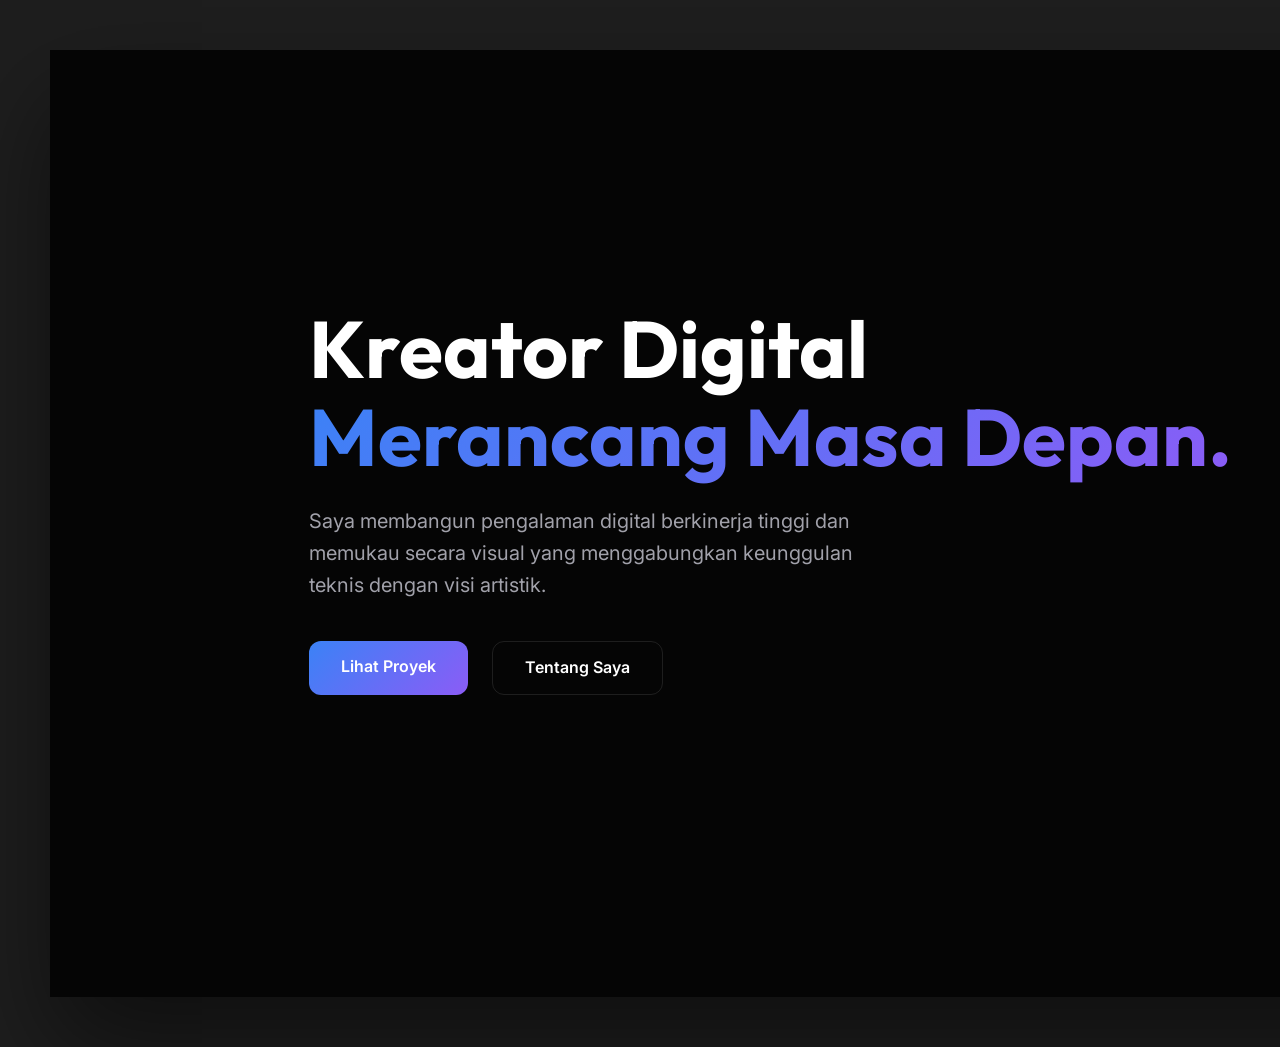
<file: premium-portfolio/canvas.html>
<!DOCTYPE html>
<html lang="id">
<head>
    <meta charset="UTF-8">
    <meta name="viewport" content="width=device-width, initial-scale=1.0">
    <title>Tampilan Canvas Figma | Portofolio</title>
    <link rel="stylesheet" href="style.css">
    <link rel="stylesheet" href="https://cdnjs.cloudflare.com/ajax/libs/font-awesome/6.4.0/css/all.min.css">
</head>
<body class="canvas-mode">

    <!-- HOME ARTBOARD -->
    <div class="artboard">
        <div class="artboard-label">01 - BERANDA</div>
        <section id="home-canvas" class="hero" style="height: 900px;">
            <div class="container">
                <div class="hero-content active">
                    <h1 class="">Kreator Digital <br><span class="text-gradient">Merancang Masa Depan.</span></h1>
                    <p class="">Saya membangun pengalaman digital berkinerja tinggi dan memukau secara visual yang menggabungkan keunggulan teknis dengan visi artistik.</p>
                    <div class="hero-btns">
                        <div class="btn btn-primary">Lihat Proyek</div>
                        <div class="btn btn-outline">Tentang Saya</div>
                    </div>
                </div>
            </div>
        </section>
    </div>

    <!-- EXPLORE ARTBOARD -->
    <div class="artboard">
        <div class="artboard-label">02 - JELAJAH</div>
        <section id="explore-canvas" class="section-padding" style="min-height: 900px;">
            <div class="container">
                <div class="section-header active">
                    <h2>Jelajahi Perjalanan <span class="text-gradient">Saya</span></h2>
                    <p>Sekilas tentang latar belakang, dedikasi, dan cara saya mewujudkan ide menjadi nyata.</p>
                </div>
                <div class="explore-grid">
                    <div class="about-img active">
                        <img src="rico.jpeg" alt="Profile">
                    </div>
                    <div class="about-text active">
                        <h3 style="font-size: 2rem; margin-bottom: 1.5rem;">Tentang Saya</h3>
                        <p style="margin-bottom: 1.5rem; color: var(--text-secondary);">Halo, saya Rico Muhammad Fasa, mahasiswa Program Studi Sistem Informasi yang memiliki ketertarikan pada dunia teknologi dan pengembangan digital. Saya memiliki hobi bermain sepak bola dan bermain game. Melalui kedua hobi tersebut, saya belajar tentang kerja sama tim, strategi, disiplin, serta kemampuan berpikir cepat dalam menghadapi berbagai tantangan. Saya juga senang mempelajari hal-hal baru untuk terus mengembangkan kemampuan dan pengalaman di bidang teknologi.</p>
                        <div class="glass-card" style="margin-top: 2rem; border-left: 4px solid var(--accent-primary);">
                            <p style="font-style: italic;">"Desain bukan hanya tentang bagaimana tampilannya dan bagaimana rasanya. Desain adalah bagaimana hal itu bekerja."</p>
                        </div>
                    </div>
                </div>
            </div>
        </section>
    </div>

    <!-- SKILLS ARTBOARD -->
    <div class="artboard">
        <div class="artboard-label">03 - KEAHLIAN</div>
        <section id="skills-canvas" class="section-padding" style="background: var(--surface-color); min-height: 900px;">
            <div class="container">
                <div class="section-header active">
                    <h2>Keahlian <span class="text-gradient">Teknis</span></h2>
                    <p>Teknologi utama yang saya gunakan untuk membangun aplikasi yang andal dan terukur.</p>
                </div>
                <div class="grid-3">
                    <div class="glass-card skill-card active">
                        <i class="fab fa-react skill-icon"></i>
                        <h3>Frontend Dev</h3>
                        <p>React, Next.js, dan framework CSS modern untuk membangun antarmuka pengguna yang interaktif.</p>
                    </div>
                    <div class="glass-card skill-card active">
                        <i class="fas fa-server skill-icon"></i>
                        <h3>Logika Backend</h3>
                        <p>Node.js, PostgreSQL, dan perancangan API untuk aliran data yang lancar.</p>
                    </div>
                    <div class="glass-card skill-card active">
                        <i class="fas fa-mobile-alt skill-icon"></i>
                        <h3>Desain Aplikasi</h3>
                        <p>Menciptakan pengalaman mobile yang responsif dan terasa orisinal.</p>
                    </div>
                </div>
            </div>
        </section>
    </div>

    <!-- TOOLS ARTBOARD -->
    <div class="artboard">
        <div class="artboard-label">04 - ALAT</div>
        <section id="tools-canvas" class="section-padding" style="min-height: 900px;">
            <div class="container">
                <div class="section-header active">
                    <h2>Alat Kreatif <span class="text-gradient">Saya</span></h2>
                    <p>Alat-alat yang membantu saya menjaga alur kerja berkualitas tinggi dan presisi.</p>
                </div>
                <div class="tools-grid active">
                    <div class="tool-item"><i class="fab fa-figma"></i><span>Figma</span></div>
                    <div class="tool-item"><i class="fas fa-code"></i><span>VS Code</span></div>
                    <div class="tool-item"><i class="fab fa-git-alt"></i><span>Git</span></div>
                    <div class="tool-item"><i class="fab fa-adobe"></i><span>Adobe CC</span></div>
                    <div class="tool-item"><i class="fab fa-docker"></i><span>Docker</span></div>
                </div>
            </div>
        </section>
    </div>

    <!-- PROJECTS ARTBOARD -->
    <div class="artboard">
        <div class="artboard-label">05 - PROYEK</div>
        <section id="proyek-canvas" class="section-padding" style="background: var(--surface-color); min-height: 900px;">
            <div class="container">
                <div class="section-header active">
                    <h2>Proyek <span class="text-gradient">Pilihan</span></h2>
                    <p>Pilihan proyek terbaru saya yang menunjukkan keahlian dan kreativitas.</p>
                </div>
                <div class="grid-3">
                    <div class="project-card active">
                        <div class="project-img" style="background: url('https://images.unsplash.com/photo-1460925895917-afdab827c52f?auto=format&fit=crop&q=80&w=800') center/cover;"></div>
                        <div class="project-overlay" style="opacity: 1; transform: translateY(0);">
                            <h3>Dasbor Fintech</h3>
                            <p>Desain UI & Pengembangan Fullstack</p>
                        </div>
                    </div>
                    <div class="project-card active">
                        <div class="project-img" style="background: url('https://images.unsplash.com/photo-1551288049-bbbda5366392?auto=format&fit=crop&q=80&w=800') center/cover;"></div>
                        <div class="project-overlay" style="opacity: 1; transform: translateY(0);">
                            <h3>Aplikasi E-Commerce</h3>
                            <p>Integrasi Next.js & Shopify</p>
                        </div>
                    </div>
                    <div class="project-card active">
                        <div class="project-img" style="background: url('https://images.unsplash.com/photo-1522542550221-31fd19575a2d?auto=format&fit=crop&q=80&w=800') center/cover;"></div>
                        <div class="project-overlay" style="opacity: 1; transform: translateY(0);">
                            <h3>Sistem Desain</h3>
                            <p>Standardisasi UI untuk Perusahaan</p>
                        </div>
                    </div>
                </div>
            </div>
        </section>
    </div>

</body>
</html>
</file>
<file: style.css>
@import url('https://fonts.googleapis.com/css2?family=Inter:wght@300;400;500;600&family=Outfit:wght@400;500;600;700;800&display=swap');

:root {
    --bg-color: #050505;
    --surface-color: #0f0f0f;
    --surface-accent: #1a1a1a;
    --text-primary: #ffffff;
    --text-secondary: #a1a1aa;
    --accent-primary: #3b82f6;
    --accent-secondary: #8b5cf6;
    --accent-gradient: linear-gradient(135deg, #3b82f6 0%, #8b5cf6 100%);
    --glass-bg: rgba(15, 15, 15, 0.7);
    --glass-border: rgba(255, 255, 255, 0.1);
    --transition-smooth: all 0.4s cubic-bezier(0.23, 1, 0.32, 1);
    --container-width: 1100px;
}

* {
    margin: 0;
    padding: 0;
    box-sizing: border-box;
}

html {
    scroll-behavior: smooth;
}

body {
    background-color: var(--bg-color);
    color: var(--text-primary);
    font-family: 'Inter', sans-serif;
    line-height: 1.6;
    overflow-x: hidden;
}

h1, h2, h3, h4 {
    font-family: 'Outfit', sans-serif;
    font-weight: 700;
}

a {
    text-decoration: none;
    color: inherit;
    transition: var(--transition-smooth);
}

ul {
    list-style: none;
}

img {
    max-width: 100%;
    display: block;
}

/* Utilities */
.container {
    max-width: var(--container-width);
    margin: 0 auto;
    padding: 0 2rem;
}

.section-padding {
    padding: 100px 0;
}

.glass-card {
    background: var(--glass-bg);
    backdrop-filter: blur(12px);
    border: 1px solid var(--glass-border);
    border-radius: 20px;
    padding: 2rem;
}

.text-gradient {
    background: var(--accent-gradient);
    -webkit-background-clip: text;
    -webkit-text-fill-color: transparent;
}

.btn {
    display: inline-block;
    padding: 0.8rem 2rem;
    border-radius: 12px;
    font-weight: 600;
    cursor: pointer;
    transition: var(--transition-smooth);
    border: none;
}

.btn-primary {
    background: var(--accent-gradient);
    color: white;
}

.btn-primary:hover {
    transform: translateY(-3px);
    box-shadow: 0 10px 20px rgba(59, 130, 246, 0.3);
}

.btn-outline {
    background: transparent;
    border: 1px solid var(--glass-border);
    color: var(--text-primary);
}

.btn-outline:hover {
    background: var(--glass-border);
}

/* Navigation */
nav {
    position: fixed;
    top: 0;
    left: 0;
    width: 100%;
    z-index: 1000;
    background: rgba(5, 5, 5, 0.8);
    backdrop-filter: blur(10px);
    border-bottom: 1px solid var(--glass-border);
}

nav .container {
    height: 80px;
    display: flex;
    justify-content: space-between;
    align-items: center;
}

.logo {
    font-size: 1.5rem;
    font-weight: 800;
    font-family: 'Outfit', sans-serif;
    letter-spacing: -1px;
}

.nav-links {
    display: flex;
    gap: 2.5rem;
}

.nav-links a {
    font-size: 0.9rem;
    font-weight: 500;
    color: var(--text-secondary);
}

.nav-links a:hover {
    color: var(--text-primary);
}

/* Hero Section */
.hero {
    height: 100vh;
    display: flex;
    align-items: center;
    position: relative;
    overflow: hidden;
}

.hero::before {
    content: '';
    position: absolute;
    top: -10%;
    right: -10%;
    width: 500px;
    height: 500px;
    background: radial-gradient(circle, rgba(59, 130, 246, 0.15) 0%, transparent 70%);
    z-index: -1;
}

.hero-content h1 {
    font-size: clamp(3rem, 8vw, 5rem);
    line-height: 1.1;
    margin-bottom: 1.5rem;
}

.hero-content p {
    font-size: 1.25rem;
    color: var(--text-secondary);
    max-width: 600px;
    margin-bottom: 2.5rem;
}

.hero-btns {
    display: flex;
    gap: 1.5rem;
}

/* Section Headers */
.section-header {
    text-align: center;
    margin-bottom: 4rem;
}

.section-header h2 {
    font-size: 2.5rem;
    margin-bottom: 1rem;
}

.section-header p {
    color: var(--text-secondary);
    max-width: 600px;
    margin: 0 auto;
}

/* Grid Layouts */
.grid-3 {
    display: grid;
    grid-template-columns: repeat(auto-fit, minmax(280px, 1fr));
    gap: 2rem;
}

/* Explore / About */
.explore-grid {
    display: grid;
    grid-template-columns: 1fr 1.2fr;
    gap: 4rem;
    align-items: center;
}

.about-img {
    border-radius: 30px;
    overflow: hidden;
    aspect-ratio: 4/5;
    background: var(--surface-accent);
}

.about-img img {
    width: 100%;
    height: 100%;
    object-fit: cover;
}

/* Skills & Tools */
.skill-card {
    text-align: center;
    padding: 2.5rem;
}

.skill-icon {
    font-size: 2.5rem;
    margin-bottom: 1.5rem;
    color: var(--accent-primary);
}

.tools-grid {
    display: flex;
    flex-wrap: wrap;
    justify-content: center;
    gap: 3rem;
}

.tool-item {
    display: flex;
    flex-direction: column;
    align-items: center;
    gap: 1rem;
}

.tool-item i {
    font-size: 3rem;
    opacity: 0.6;
    transition: var(--transition-smooth);
}

.tool-item:hover i {
    opacity: 1;
    transform: scale(1.1);
}

/* Projects */
.project-card {
    position: relative;
    border-radius: 20px;
    overflow: hidden;
    aspect-ratio: 16/10;
    cursor: pointer;
}

.project-img {
    width: 100%;
    height: 100%;
    background: var(--surface-accent);
    transition: var(--transition-smooth);
}

.project-overlay {
    position: absolute;
    bottom: 0;
    left: 0;
    width: 100%;
    padding: 2rem;
    background: linear-gradient(to top, rgba(0,0,0,0.9), transparent);
    transform: translateY(20px);
    opacity: 0;
    transition: var(--transition-smooth);
}

.project-card:hover .project-overlay {
    transform: translateY(0);
    opacity: 1;
}

.project-card:hover .project-img {
    transform: scale(1.05);
}

/* Responsiveness & Mobile Menu */
.desktop-only {
    display: inline-block;
}

.mobile-only {
    display: none;
}

/* Mobile Toggle */
.nav-toggle {
    display: none;
    background: transparent;
    border: none;
    cursor: pointer;
    padding: 0.5rem;
    z-index: 1100;
}

.hamburger {
    display: block;
    position: relative;
    width: 24px;
    height: 2px;
    background: var(--text-primary);
    transition: var(--transition-smooth);
}

.hamburger::before,
.hamburger::after {
    content: '';
    position: absolute;
    left: 0;
    width: 100%;
    height: 2px;
    background: var(--text-primary);
    transition: var(--transition-smooth);
}

.hamburger::before {
    top: -6px;
}

.hamburger::after {
    top: 6px;
}

/* Toggle Active State */
.nav-toggle.active .hamburger {
    background: transparent;
}

.nav-toggle.active .hamburger::before {
    transform: rotate(45deg);
    top: 0;
}

.nav-toggle.active .hamburger::after {
    transform: rotate(-45deg);
    top: 0;
}

@media (max-width: 768px) {
    .desktop-only {
        display: none !important;
    }

    .mobile-only {
        display: block;
    }

    .container {
        padding: 0 1.2rem;
    }

    .section-padding {
        padding: 60px 0;
    }

    .nav-toggle {
        display: block;
    }

    .nav-links {
        display: flex;
        flex-direction: column;
        position: fixed;
        top: 0;
        right: -100%;
        width: 75%;
        height: 100vh;
        background: rgba(10, 10, 10, 0.98);
        backdrop-filter: blur(20px);
        -webkit-backdrop-filter: blur(20px);
        padding: 100px 2rem 2rem;
        gap: 2rem;
        transition: var(--transition-smooth);
        border-left: 1px solid var(--glass-border);
        z-index: 1000;
        box-shadow: -10px 0 30px rgba(0, 0, 0, 0.5);
    }

    .nav-links.active {
        right: 0;
    }

    .hero-content h1 {
        font-size: clamp(2.2rem, 7vw, 3.5rem);
    }

    .hero-btns {
        flex-direction: column;
        gap: 1rem;
    }

    .hero-btns .btn {
        width: 100%;
        text-align: center;
    }

    .explore-grid {
        grid-template-columns: 1fr;
        gap: 2rem;
    }

    .about-img {
        max-width: 300px;
        margin: 0 auto;
        aspect-ratio: 1; /* Make it square on mobile to look cleaner */
    }

    .tools-grid {
        gap: 2rem;
    }
}

/* Figma Canvas Optimization */
.canvas-mode {
    padding: 50px;
    background: #1e1e1e;
    display: flex;
    flex-direction: row;
    gap: 100px;
    width: max-content;
}

.artboard {
    width: 1440px;
    height: auto;
    background: var(--bg-color);
    box-shadow: 0 50px 100px rgba(0,0,0,0.5);
    flex-shrink: 0;
    overflow: hidden;
    position: relative;
}

.artboard-label {
    position: absolute;
    top: -40px;
    left: 0;
    color: #888;
    font-family: sans-serif;
    font-size: 14px;
}
</file>
<file: premium-portfolio/style.css>
@import url('https://fonts.googleapis.com/css2?family=Inter:wght@300;400;500;600&family=Outfit:wght@400;500;600;700;800&display=swap');

:root {
    --bg-color: #050505;
    --surface-color: #0f0f0f;
    --surface-accent: #1a1a1a;
    --text-primary: #ffffff;
    --text-secondary: #a1a1aa;
    --accent-primary: #3b82f6;
    --accent-secondary: #8b5cf6;
    --accent-gradient: linear-gradient(135deg, #3b82f6 0%, #8b5cf6 100%);
    --glass-bg: rgba(15, 15, 15, 0.7);
    --glass-border: rgba(255, 255, 255, 0.1);
    --transition-smooth: all 0.4s cubic-bezier(0.23, 1, 0.32, 1);
    --container-width: 1100px;
}

* {
    margin: 0;
    padding: 0;
    box-sizing: border-box;
}

html {
    scroll-behavior: smooth;
}

body {
    background-color: var(--bg-color);
    color: var(--text-primary);
    font-family: 'Inter', sans-serif;
    line-height: 1.6;
    overflow-x: hidden;
}

h1, h2, h3, h4 {
    font-family: 'Outfit', sans-serif;
    font-weight: 700;
}

a {
    text-decoration: none;
    color: inherit;
    transition: var(--transition-smooth);
}

ul {
    list-style: none;
}

img {
    max-width: 100%;
    display: block;
}

/* Utilities */
.container {
    max-width: var(--container-width);
    margin: 0 auto;
    padding: 0 2rem;
}

.section-padding {
    padding: 100px 0;
}

.glass-card {
    background: var(--glass-bg);
    backdrop-filter: blur(12px);
    border: 1px solid var(--glass-border);
    border-radius: 20px;
    padding: 2rem;
}

.text-gradient {
    background: var(--accent-gradient);
    -webkit-background-clip: text;
    -webkit-text-fill-color: transparent;
}

.btn {
    display: inline-block;
    padding: 0.8rem 2rem;
    border-radius: 12px;
    font-weight: 600;
    cursor: pointer;
    transition: var(--transition-smooth);
    border: none;
}

.btn-primary {
    background: var(--accent-gradient);
    color: white;
}

.btn-primary:hover {
    transform: translateY(-3px);
    box-shadow: 0 10px 20px rgba(59, 130, 246, 0.3);
}

.btn-outline {
    background: transparent;
    border: 1px solid var(--glass-border);
    color: var(--text-primary);
}

.btn-outline:hover {
    background: var(--glass-border);
}

/* Navigation */
nav {
    position: fixed;
    top: 0;
    left: 0;
    width: 100%;
    z-index: 1000;
    background: rgba(5, 5, 5, 0.8);
    backdrop-filter: blur(10px);
    border-bottom: 1px solid var(--glass-border);
}

nav .container {
    height: 80px;
    display: flex;
    justify-content: space-between;
    align-items: center;
}

.logo {
    font-size: 1.5rem;
    font-weight: 800;
    font-family: 'Outfit', sans-serif;
    letter-spacing: -1px;
}

.nav-links {
    display: flex;
    gap: 2.5rem;
}

.nav-links a {
    font-size: 0.9rem;
    font-weight: 500;
    color: var(--text-secondary);
}

.nav-links a:hover {
    color: var(--text-primary);
}

/* Hero Section */
.hero {
    height: 100vh;
    display: flex;
    align-items: center;
    position: relative;
    overflow: hidden;
}

.hero::before {
    content: '';
    position: absolute;
    top: -10%;
    right: -10%;
    width: 500px;
    height: 500px;
    background: radial-gradient(circle, rgba(59, 130, 246, 0.15) 0%, transparent 70%);
    z-index: -1;
}

.hero-content h1 {
    font-size: clamp(3rem, 8vw, 5rem);
    line-height: 1.1;
    margin-bottom: 1.5rem;
}

.hero-content p {
    font-size: 1.25rem;
    color: var(--text-secondary);
    max-width: 600px;
    margin-bottom: 2.5rem;
}

.hero-btns {
    display: flex;
    gap: 1.5rem;
}

/* Section Headers */
.section-header {
    text-align: center;
    margin-bottom: 4rem;
}

.section-header h2 {
    font-size: 2.5rem;
    margin-bottom: 1rem;
}

.section-header p {
    color: var(--text-secondary);
    max-width: 600px;
    margin: 0 auto;
}

/* Grid Layouts */
.grid-3 {
    display: grid;
    grid-template-columns: repeat(auto-fit, minmax(300px, 1fr));
    gap: 2rem;
}

/* Explore / About */
.explore-grid {
    display: grid;
    grid-template-columns: 1fr 1.2fr;
    gap: 4rem;
    align-items: center;
}

.about-img {
    border-radius: 30px;
    overflow: hidden;
    aspect-ratio: 4/5;
    background: var(--surface-accent);
}

.about-img img {
    width: 100%;
    height: 100%;
    object-fit: cover;
}

/* Skills & Tools */
.skill-card {
    text-align: center;
    padding: 2.5rem;
}

.skill-icon {
    font-size: 2.5rem;
    margin-bottom: 1.5rem;
    color: var(--accent-primary);
}

.tools-grid {
    display: flex;
    flex-wrap: wrap;
    justify-content: center;
    gap: 3rem;
}

.tool-item {
    display: flex;
    flex-direction: column;
    align-items: center;
    gap: 1rem;
}

.tool-item i {
    font-size: 3rem;
    opacity: 0.6;
    transition: var(--transition-smooth);
}

.tool-item:hover i {
    opacity: 1;
    transform: scale(1.1);
}

/* Projects */
.project-card {
    position: relative;
    border-radius: 20px;
    overflow: hidden;
    aspect-ratio: 16/10;
    cursor: pointer;
}

.project-img {
    width: 100%;
    height: 100%;
    background: var(--surface-accent);
    transition: var(--transition-smooth);
}

.project-overlay {
    position: absolute;
    bottom: 0;
    left: 0;
    width: 100%;
    padding: 2rem;
    background: linear-gradient(to top, rgba(0,0,0,0.9), transparent);
    transform: translateY(20px);
    opacity: 0;
    transition: var(--transition-smooth);
}

.project-card:hover .project-overlay {
    transform: translateY(0);
    opacity: 1;
}

.project-card:hover .project-img {
    transform: scale(1.05);
}

/* Responsiveness */
@media (max-width: 768px) {
    .nav-links {
        display: none;
    }
    
    .explore-grid {
        grid-template-columns: 1fr;
    }
    
    .section-padding {
        padding: 60px 0;
    }
}

/* Figma Canvas Optimization */
.canvas-mode {
    padding: 50px;
    background: #1e1e1e;
    display: flex;
    flex-direction: row;
    gap: 100px;
    width: max-content;
}

.artboard {
    width: 1440px;
    height: auto;
    background: var(--bg-color);
    box-shadow: 0 50px 100px rgba(0,0,0,0.5);
    flex-shrink: 0;
    overflow: hidden;
    position: relative;
}

.artboard-label {
    position: absolute;
    top: -40px;
    left: 0;
    color: #888;
    font-family: sans-serif;
    font-size: 14px;
}
</file>
